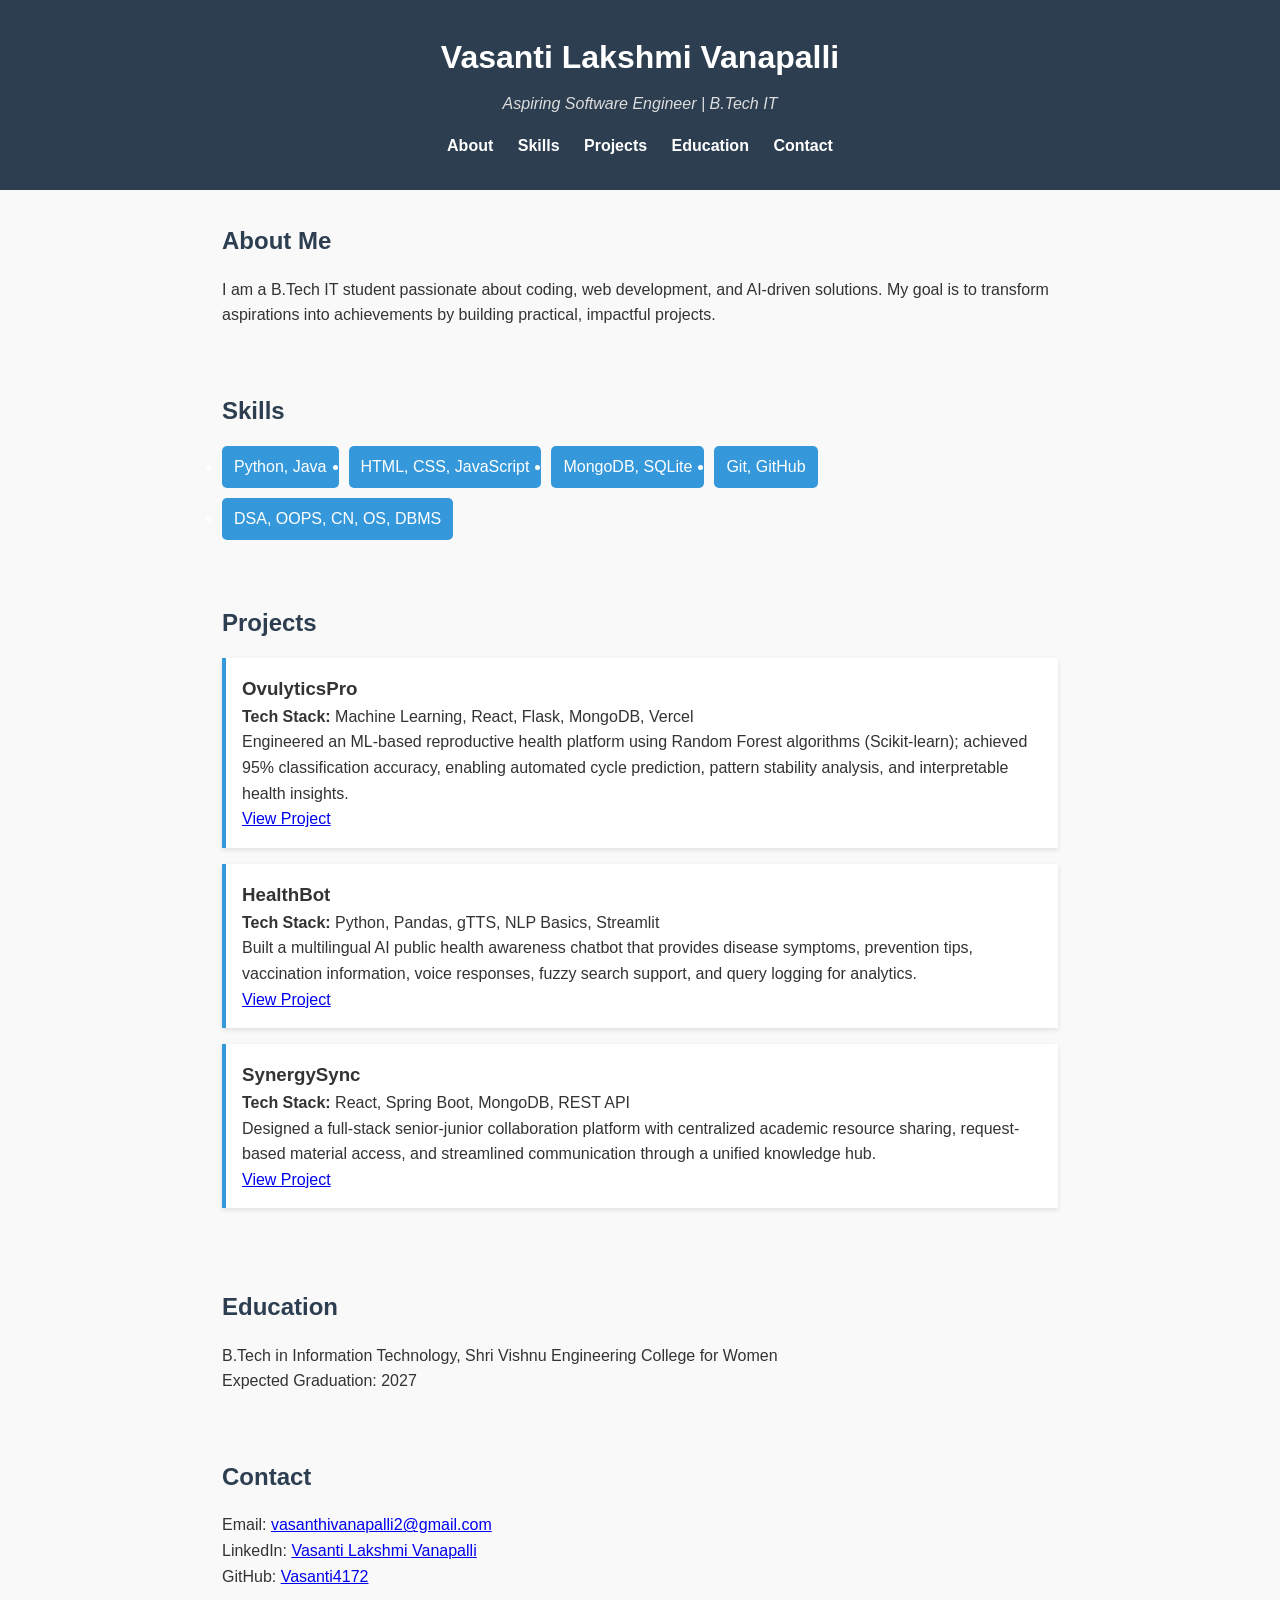
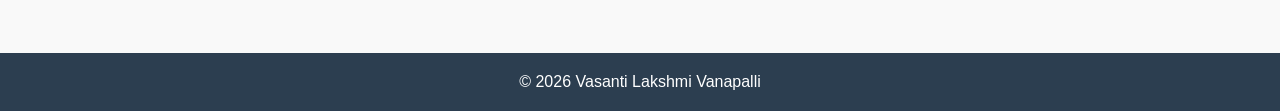
<file: index.html>
<!DOCTYPE html>
<html lang="en">
<head>
    <meta charset="UTF-8">
    <meta name="viewport" content="width=device-width, initial-scale=1.0">
    <title>Vasanti Lakshmi Vanapalli - Portfolio</title>
    <link rel="stylesheet" href="style.css">
</head>
<body>
    <header>
        <h1>Vasanti Lakshmi Vanapalli</h1>
        <p class="tagline">Aspiring Software Engineer | B.Tech IT</p>
        <nav>
            <ul>
                <li><a href="#about">About</a></li>
                <li><a href="#skills">Skills</a></li>
                <li><a href="#projects">Projects</a></li>
                <li><a href="#education">Education</a></li>
                <li><a href="#contact">Contact</a></li>
            </ul>
        </nav>
    </header>

    <section id="about">
        <h2>About Me</h2>
        <p>
            I am a B.Tech IT student passionate about coding, web development, and AI-driven solutions. 
            My goal is to transform aspirations into achievements by building practical, impactful projects.
        </p>
    </section>

    <section id="skills">
        <h2>Skills</h2>
        <ul class="skills-list">
            <li>Python, Java</li>
            <li>HTML, CSS, JavaScript</li>
            <li>MongoDB, SQLite</li>
            <li>Git, GitHub</li>
            <li>DSA, OOPS, CN, OS, DBMS</li>
        </ul>
    </section>

   <section id="projects">
    <h2>Projects</h2>

    <div class="project">
        <h3>OvulyticsPro</h3>
        <p><strong>Tech Stack:</strong> Machine Learning, React, Flask, MongoDB, Vercel</p>
        <p>
            Engineered an ML-based reproductive health platform using Random Forest algorithms (Scikit-learn); 
            achieved 95% classification accuracy, enabling automated cycle prediction, pattern stability analysis, 
            and interpretable health insights.
        </p>
        <p><a href="https://ovulytics.vercel.app" target="_blank">View Project</a></p>
    </div>

    <div class="project">
        <h3>HealthBot</h3>
        <p><strong>Tech Stack:</strong> Python, Pandas, gTTS, NLP Basics, Streamlit</p>
        <p>
            Built a multilingual AI public health awareness chatbot that provides disease symptoms, prevention tips, 
            vaccination information, voice responses, fuzzy search support, and query logging for analytics.
        </p>
        <p><a href="https://healthbot.streamlit.app" target="_blank">View Project</a></p>
    </div>

    <div class="project">
        <h3>SynergySync</h3>
        <p><strong>Tech Stack:</strong> React, Spring Boot, MongoDB, REST API</p>
        <p>
            Designed a full-stack senior-junior collaboration platform with centralized academic resource sharing, 
            request-based material access, and streamlined communication through a unified knowledge hub.
        </p>
        <p><a href="https://github.com/vasanti/SynergySync" target="_blank">View Project</a></p>
    </div>
</section>


    <section id="education">
        <h2>Education</h2>
        <p>B.Tech in Information Technology, Shri Vishnu Engineering College for Women</p>
        <p>Expected Graduation: 2027</p>
    </section>

    <section id="contact">
        <h2>Contact</h2>
        <p>Email: <a href="mailto:vasanthivanapalli2@gmail.com">vasanthivanapalli2@gmail.com</a></p>
        <p>LinkedIn: <a href="http://www.linkedin.com/in/vasanti-lakshmi-vanapalli-18a965308" target="_blank">Vasanti Lakshmi Vanapalli</a></p>
        <p>GitHub: <a href="https://github.com/Vasanti4172" target="_blank">Vasanti4172</a></p>
    </section>

    <footer>
        <p>&copy; 2026 Vasanti Lakshmi Vanapalli</p>
    </footer>

    <script src="script.js"></script>
</body>
</html>
</file>
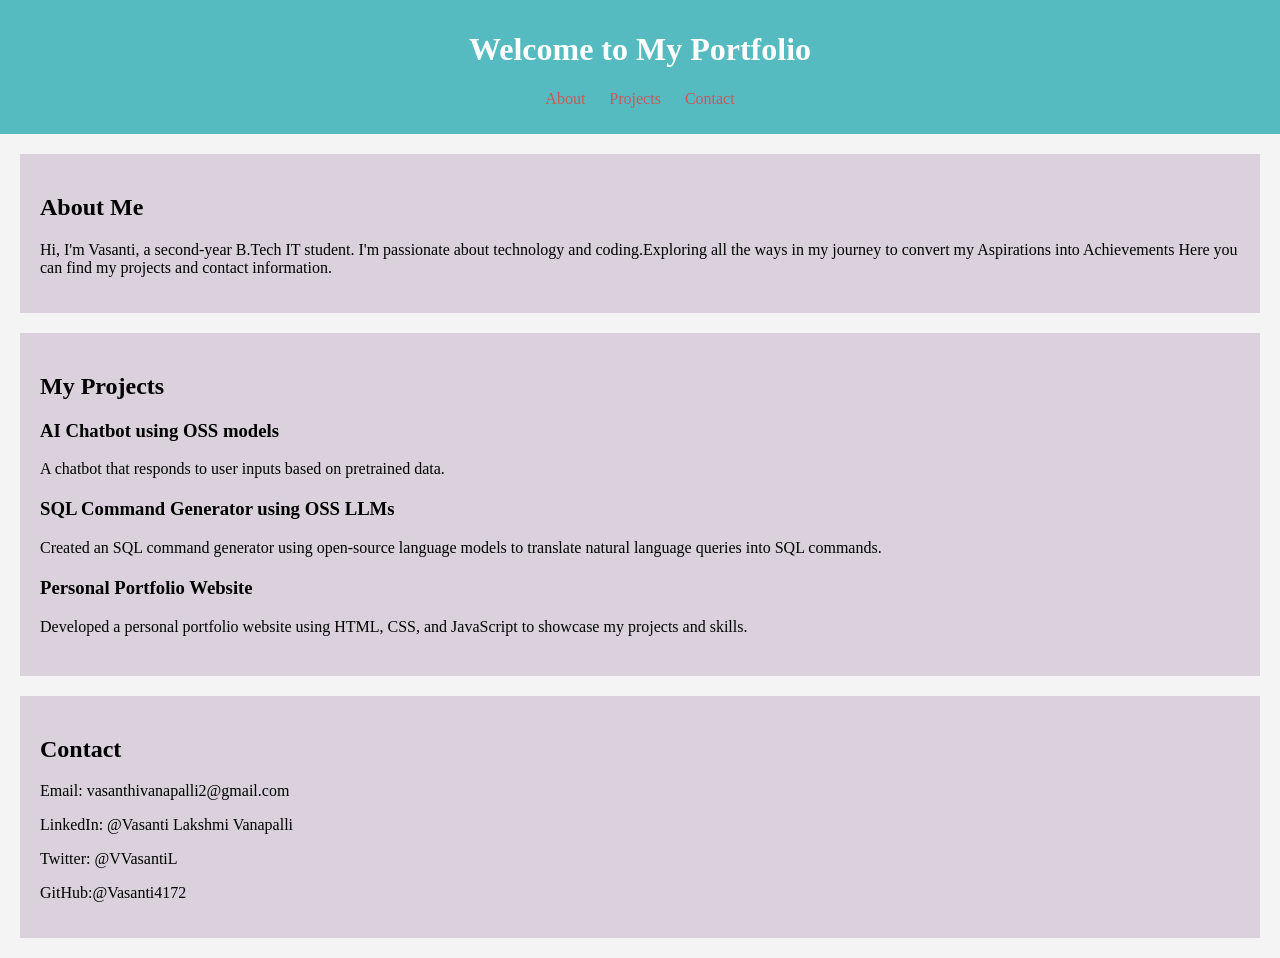
<file: portifolio/index.html>
<!DOCTYPE html>
<html lang="en">
<head>
    <meta charset="UTF-8">
    <meta name="viewport" content="width=device-width, initial-scale=1.0">
    <title>Vasanti's Portfolio</title>
    <link rel="stylesheet" href="styles.css">
</head>
<body>
    <header>
        <h1>Welcome to My Portfolio</h1>
        <nav>
            <ul>
                <li><a href="#about">About</a></li>
                <li><a href="#projects">Projects</a></li>
                <li><a href="#contact">Contact</a></li>
            </ul>
        </nav>
    </header>
    <section id="about">
        <h2>About Me</h2>
        <p>Hi, I'm Vasanti, a second-year B.Tech IT student. I'm passionate about technology and coding.Exploring all the ways in my journey to convert my Aspirations into Achievements Here you can find my projects and contact information.</p>
    </section>
    <section id="projects">
        <h2>My Projects</h2>
        <div class="project">
            <h3>AI Chatbot using OSS models</h3>
            <p>A chatbot that responds to user inputs based on pretrained data.</p>
        </div>
        <div class="project">
            <h3>SQL Command Generator using OSS LLMs</h3>
            <p>Created an SQL command generator using open-source language models to translate natural language queries into SQL commands.</p>
        </div>
        <div class="project">
            <h3>Personal Portfolio Website</h3>
            <p>Developed a personal portfolio website using HTML, CSS, and JavaScript to showcase my projects and skills.</p>
        </div>
        <!-- Add more projects as needed -->
    </section>
    <section id="contact">
        <h2>Contact</h2>
        
        <p>Email: vasanthivanapalli2@gmail.com</p>
        <p>LinkedIn: @Vasanti Lakshmi Vanapalli</p>
        <p>Twitter: @VVasantiL</p>
        <p>GitHub:@Vasanti4172</p>
    </section>
    <script src="script.js"></script>
</body>
</html>
</file>
<file: style.css>
/* General Reset */
* {
    margin: 0;
    padding: 0;
    box-sizing: border-box;
}

/* Body */
body {
    font-family: Arial, sans-serif;
    line-height: 1.6;
    color: #333;
    background-color: #f9f9f9;
}

/* Header */
header {
    background: #2c3e50;
    color: #fff;
    text-align: center;
    padding: 2rem 1rem;
}

header h1 {
    margin-bottom: 0.5rem;
}

header .tagline {
    font-style: italic;
    color: #ddd;
}

nav ul {
    list-style: none;
    margin-top: 1rem;
}

nav ul li {
    display: inline;
    margin: 0 10px;
}

nav ul li a {
    color: #fff;
    text-decoration: none;
    font-weight: bold;
}

nav ul li a:hover {
    text-decoration: underline;
}

/* Sections */
section {
    padding: 2rem;
    max-width: 900px;
    margin: auto;
}

h2 {
    margin-bottom: 1rem;
    color: #2c3e50;
}

/* Skills */
.skills-list {
    display: flex;
    flex-wrap: wrap;
    gap: 10px;
}

.skills-list li {
    background: #3498db;
    color: #fff;
    padding: 8px 12px;
    border-radius: 5px;
}

/* Projects */
.project {
    background: #fff;
    padding: 1rem;
    margin-bottom: 1rem;
    border-left: 4px solid #3498db;
    box-shadow: 0 2px 5px rgba(0,0,0,0.1);
}

/* Footer */
footer {
    text-align: center;
    padding: 1rem;
    background: #2c3e50;
    color: #fff;
    margin-top: 2rem;
}
</file>
<file: portifolio/styles.css>
body {
    font-family: 'Times New Roman', Times, serif, sans-serif;
    margin: 0;
    padding: 0;
    background-color: #f4f4f4;
}

header {
    background-color: #55bbc0;
    color: #fff;
    padding: 10px 0;
    text-align: center;
}

nav ul {
    list-style: none;
    padding: 0;
}

nav ul li {
    display: inline;
    margin: 0 10px;
}

nav ul li a {
    color: #c45a5a;
    text-decoration: none;
}

section {
    padding: 20px;
    margin: 20px;
    background-color: #dad1dd;
}

.project {
    margin-bottom: 20px;
}
</file>
